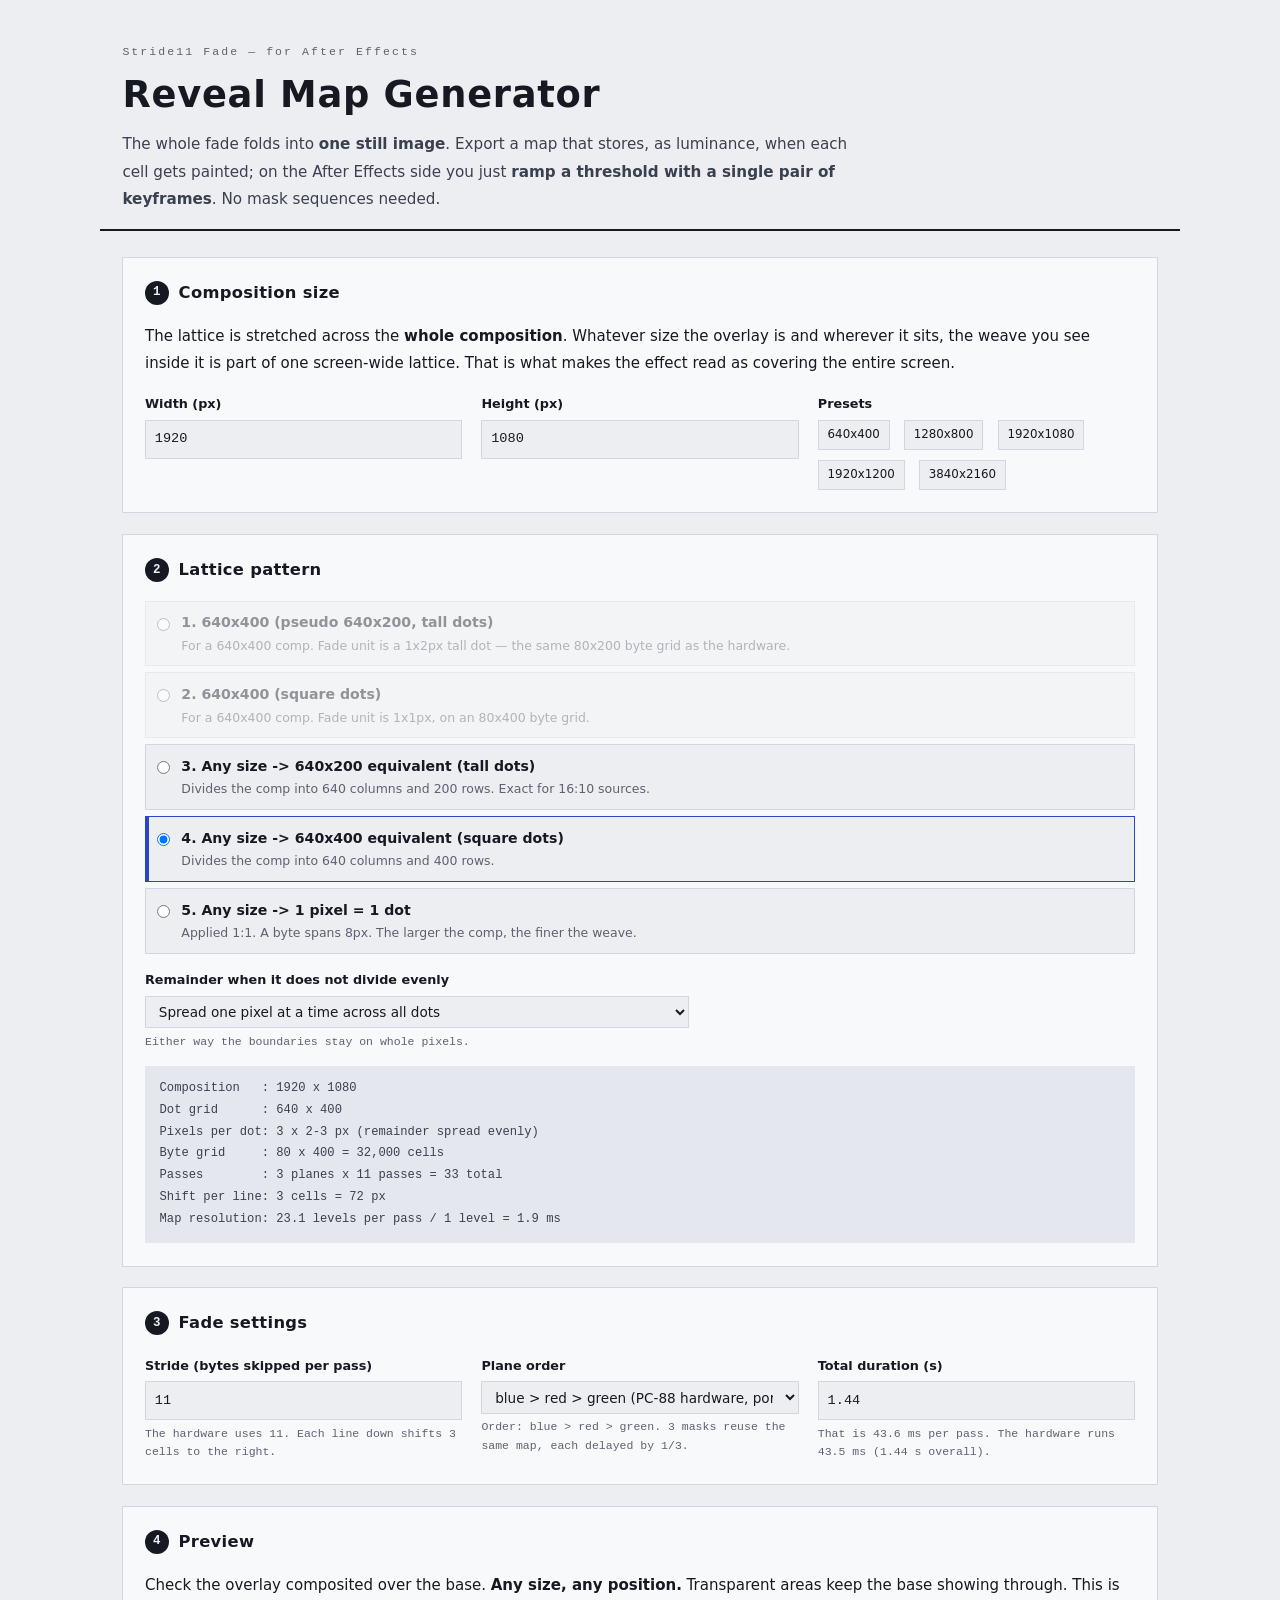
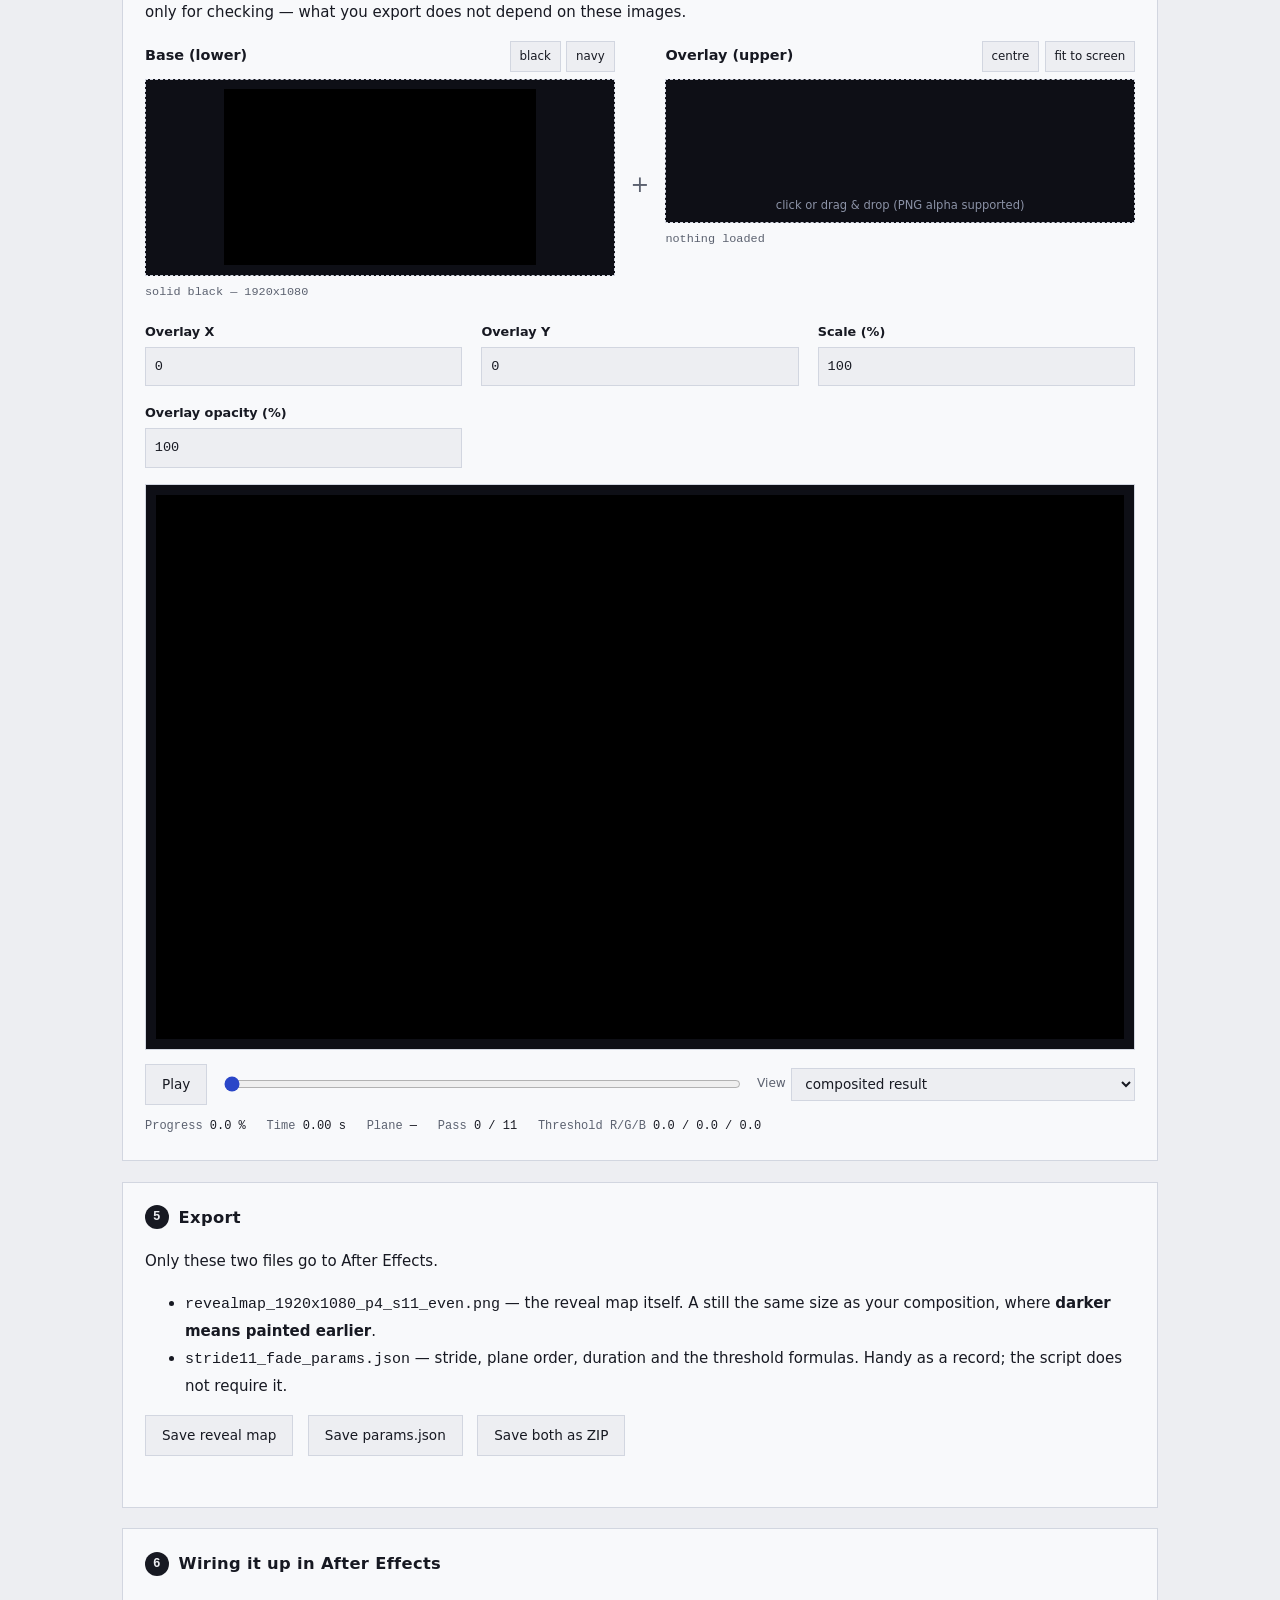
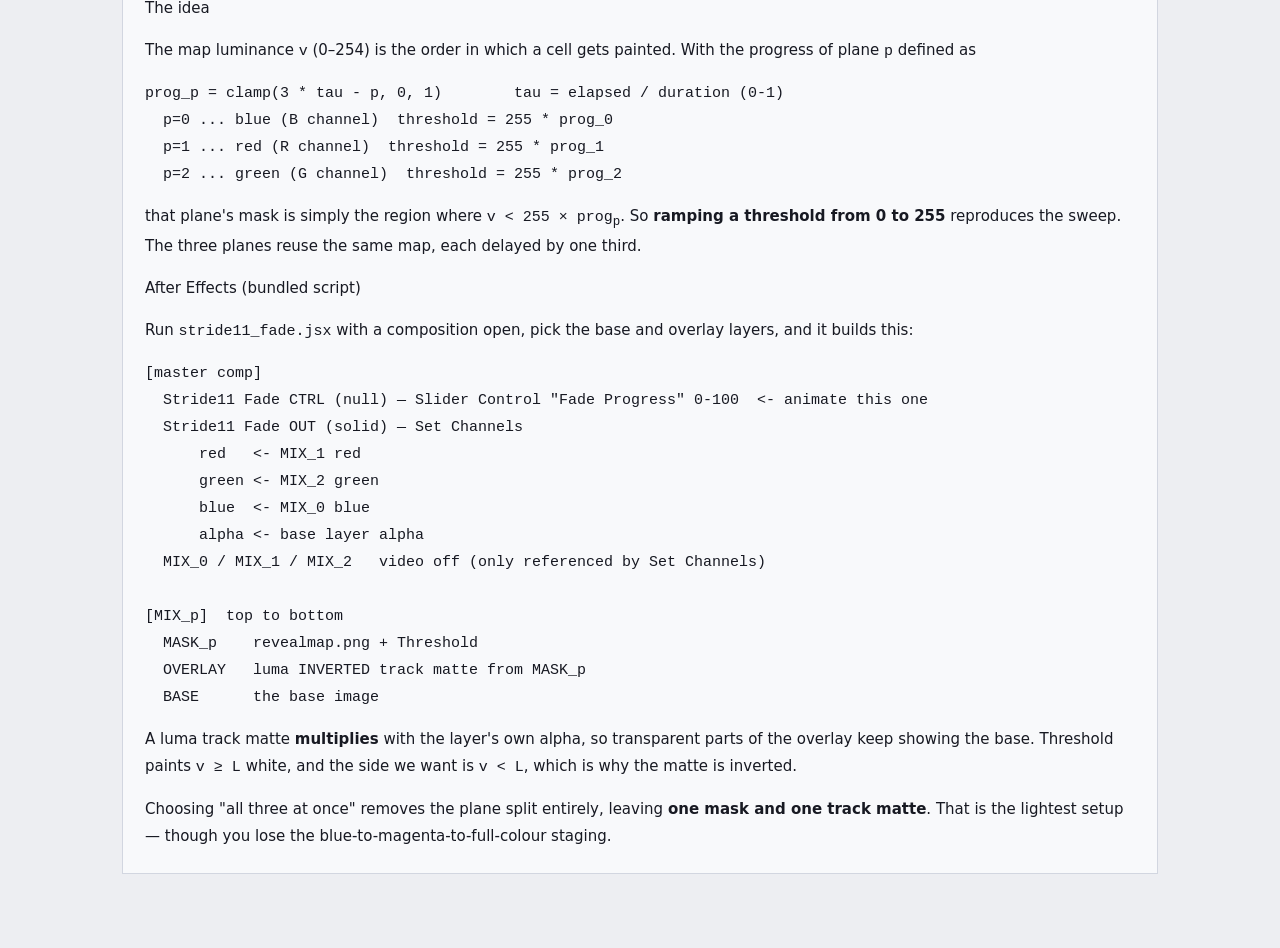
<file: tools/ae-en/index.html>
<!DOCTYPE html>
<html lang="en">
<head>
<meta charset="utf-8">
<meta name="viewport" content="width=device-width,initial-scale=1">
<title>Reveal Map Generator — Stride11 Fade</title>
<link rel="stylesheet" href="style.css">
</head>
<body>

<header class="mast">
  <div class="kicker">Stride11 Fade — for After Effects</div>
  <h1>Reveal Map Generator</h1>
  <p class="dek">The whole fade folds into <b>one still image</b>. Export a map that stores, as luminance, when each cell gets painted; on the After Effects side you just <b>ramp a threshold with a single pair of keyframes</b>. No mask sequences needed.</p>
</header>

<main>

<!-- ============ 1. composition ============ -->
<section class="card">
  <h2><span class="step">1</span>Composition size</h2>
  <p class="lead">The lattice is stretched across the <strong>whole composition</strong>. Whatever size the overlay is and wherever it sits, the weave you see inside it is part of one screen-wide lattice. That is what makes the effect read as covering the entire screen.</p>
  <div class="grid-opts">
    <label class="field"><span>Width (px)</span><input type="number" id="compW" value="1920" min="8" max="16384" step="1"></label>
    <label class="field"><span>Height (px)</span><input type="number" id="compH" value="1080" min="1" max="16384" step="1"></label>
    <div class="field">
      <span>Presets</span>
      <div class="ctl" style="margin:0">
        <button type="button" class="mini" data-comp="640,400">640x400</button>
        <button type="button" class="mini" data-comp="1280,800">1280x800</button>
        <button type="button" class="mini" data-comp="1920,1080">1920x1080</button>
        <button type="button" class="mini" data-comp="1920,1200">1920x1200</button>
        <button type="button" class="mini" data-comp="3840,2160">3840x2160</button>
      </div>
    </div>
  </div>
</section>

<!-- ============ 2. pattern ============ -->
<section class="card">
  <h2><span class="step">2</span>Lattice pattern</h2>
  <div class="patterns" id="patterns"></div>
  <label class="field inline" id="remModeWrap" hidden>
    <span>Remainder when it does not divide evenly</span>
    <select id="remMode">
      <option value="even" selected>Spread one pixel at a time across all dots</option>
      <option value="edge">Absorbed by the right / bottom dots</option>
    </select>
    <em>Either way the boundaries stay on whole pixels.</em>
  </label>
  <div class="geo" id="geo">—</div>
</section>

<!-- ============ 3. fade settings ============ -->
<section class="card">
  <h2><span class="step">3</span>Fade settings</h2>
  <div class="grid-opts">
    <label class="field">
      <span>Stride (bytes skipped per pass)</span>
      <input type="number" id="stride" value="11" min="1" max="255" step="1">
      <em id="strideHint"></em>
    </label>
    <label class="field">
      <span>Plane order</span>
      <select id="planeOrder">
        <option value="brg" selected>blue &gt; red &gt; green (PC-88 hardware, ports 5CH/5DH/5EH)</option>
        <option value="grb">green &gt; red &gt; blue (reversed)</option>
        <option value="rgb">red &gt; green &gt; blue</option>
        <option value="all">all three at once (one mask is enough)</option>
      </select>
      <em id="planeHint"></em>
    </label>
    <label class="field">
      <span>Total duration (s)</span>
      <input type="number" id="dur" value="1.44" min="0.05" max="60" step="0.01">
      <em id="durHint"></em>
    </label>
  </div>
</section>

<!-- ============ 4. preview ============ -->
<section class="card">
  <h2><span class="step">4</span>Preview</h2>
  <p class="lead">Check the overlay composited over the base. <strong>Any size, any position.</strong> Transparent areas keep the base showing through. This is only for checking — what you export does not depend on these images.</p>

  <div class="slots">
    <div class="slot">
      <div class="slot-head">
        <span class="slot-title">Base (lower)</span>
        <div class="slot-btns">
          <button type="button" data-fill="A" data-color="#000000" class="mini">black</button>
          <button type="button" data-fill="A" data-color="#203050" class="mini">navy</button>
        </div>
      </div>
      <label class="drop" for="fileA" id="dropA">
        <canvas class="thumb" id="thumbA" width="16" height="10"></canvas>
        <span class="drop-hint">click or drag &amp; drop</span>
      </label>
      <input type="file" id="fileA" accept="image/*" hidden>
      <div class="slot-meta" id="metaA">nothing loaded</div>
    </div>

    <div class="arrow" aria-hidden="true">+</div>

    <div class="slot">
      <div class="slot-head">
        <span class="slot-title">Overlay (upper)</span>
        <div class="slot-btns">
          <button type="button" id="btnCenter" class="mini">centre</button>
          <button type="button" id="btnFit" class="mini">fit to screen</button>
        </div>
      </div>
      <label class="drop" for="fileB" id="dropB">
        <canvas class="thumb" id="thumbB" width="16" height="10"></canvas>
        <span class="drop-hint">click or drag &amp; drop (PNG alpha supported)</span>
      </label>
      <input type="file" id="fileB" accept="image/*" hidden>
      <div class="slot-meta" id="metaB">nothing loaded</div>
    </div>
  </div>

  <div class="grid-opts" style="margin-top:1rem">
    <label class="field"><span>Overlay X</span><input type="number" id="ovlX" value="0" step="1"></label>
    <label class="field"><span>Overlay Y</span><input type="number" id="ovlY" value="0" step="1"></label>
    <label class="field"><span>Scale (%)</span><input type="number" id="ovlS" value="100" min="1" max="1600" step="1"></label>
    <label class="field"><span>Overlay opacity (%)</span><input type="number" id="ovlA" value="100" min="0" max="100" step="1"></label>
  </div>

  <div class="screen" style="margin-top:1rem"><canvas id="preview" width="1920" height="1080"></canvas></div>
  <div class="ctl">
    <button type="button" id="btnPlay">Play</button>
    <input type="range" id="scrub" min="0" max="1000" value="0" step="1" aria-label="progress">
    <label class="lab">View
      <select id="view">
        <option value="comp">composited result</option>
        <option value="map">reveal map</option>
        <option value="mask">current mask (RGB = red/green/blue planes)</option>
      </select>
    </label>
  </div>
  <div class="readout">
    <span>Progress <b id="roProg">0.0 %</b></span>
    <span>Time <b id="roTime">0.00 s</b></span>
    <span>Plane <b id="roPlane">—</b></span>
    <span>Pass <b id="roPass">—</b></span>
    <span>Threshold R/G/B <b id="roThr">—</b></span>
  </div>
</section>

<!-- ============ 5. export ============ -->
<section class="card">
  <h2><span class="step">5</span>Export</h2>
  <p class="lead">Only these two files go to After Effects.</p>
  <ul class="k-list">
    <li><code id="mapName">revealmap.png</code> — the reveal map itself. A still the same size as your composition, where <b>darker means painted earlier</b>.</li>
    <li><code>stride11_fade_params.json</code> — stride, plane order, duration and the threshold formulas. Handy as a record; the script does not require it.</li>
  </ul>
  <div class="ctl export">
    <button type="button" id="btnMap">Save reveal map</button>
    <button type="button" id="btnParams">Save params.json</button>
    <button type="button" id="btnBoth">Save both as ZIP</button>
  </div>
  <p class="msg" id="msgExport"></p>
</section>

<!-- ============ 6. how to wire it up ============ -->
<section class="card">
  <h2><span class="step">6</span>Wiring it up in After Effects</h2>

  <div class="h3">The idea</div>
  <p>The map luminance <code>v</code> (0–254) is the order in which a cell gets painted. With the progress of plane <code>p</code> defined as</p>
  <pre class="mono" id="formula"></pre>
  <p>that plane's mask is simply the region where <code>v &lt; 255 × prog<sub>p</sub></code>. So <strong>ramping a threshold from 0 to 255</strong> reproduces the sweep. The three planes reuse the same map, each delayed by one third.</p>

  <div class="h3">After Effects (bundled script)</div>
  <p>Run <code>stride11_fade.jsx</code> with a composition open, pick the base and overlay layers, and it builds this:</p>
  <pre class="mono">[master comp]
  Stride11 Fade CTRL (null) — Slider Control "Fade Progress" 0-100  <- animate this one
  Stride11 Fade OUT (solid) — Set Channels
      red   &lt;- MIX_1 red
      green &lt;- MIX_2 green
      blue  &lt;- MIX_0 blue
      alpha &lt;- base layer alpha
  MIX_0 / MIX_1 / MIX_2   video off (only referenced by Set Channels)

[MIX_p]  top to bottom
  MASK_p    revealmap.png + Threshold
  OVERLAY   luma INVERTED track matte from MASK_p
  BASE      the base image</pre>
  <p>A luma track matte <strong>multiplies</strong> with the layer's own alpha, so transparent parts of the overlay keep showing the base. Threshold paints <code>v &ge; L</code> white, and the side we want is <code>v &lt; L</code>, which is why the matte is inverted.</p>

  <div class="note">Choosing "all three at once" removes the plane split entirely, leaving <strong>one mask and one track matte</strong>. That is the lightest setup — though you lose the blue-to-magenta-to-full-colour staging.</div>
</section>

</main>
<script src="app.js"></script>
</body>
</html>
</file>
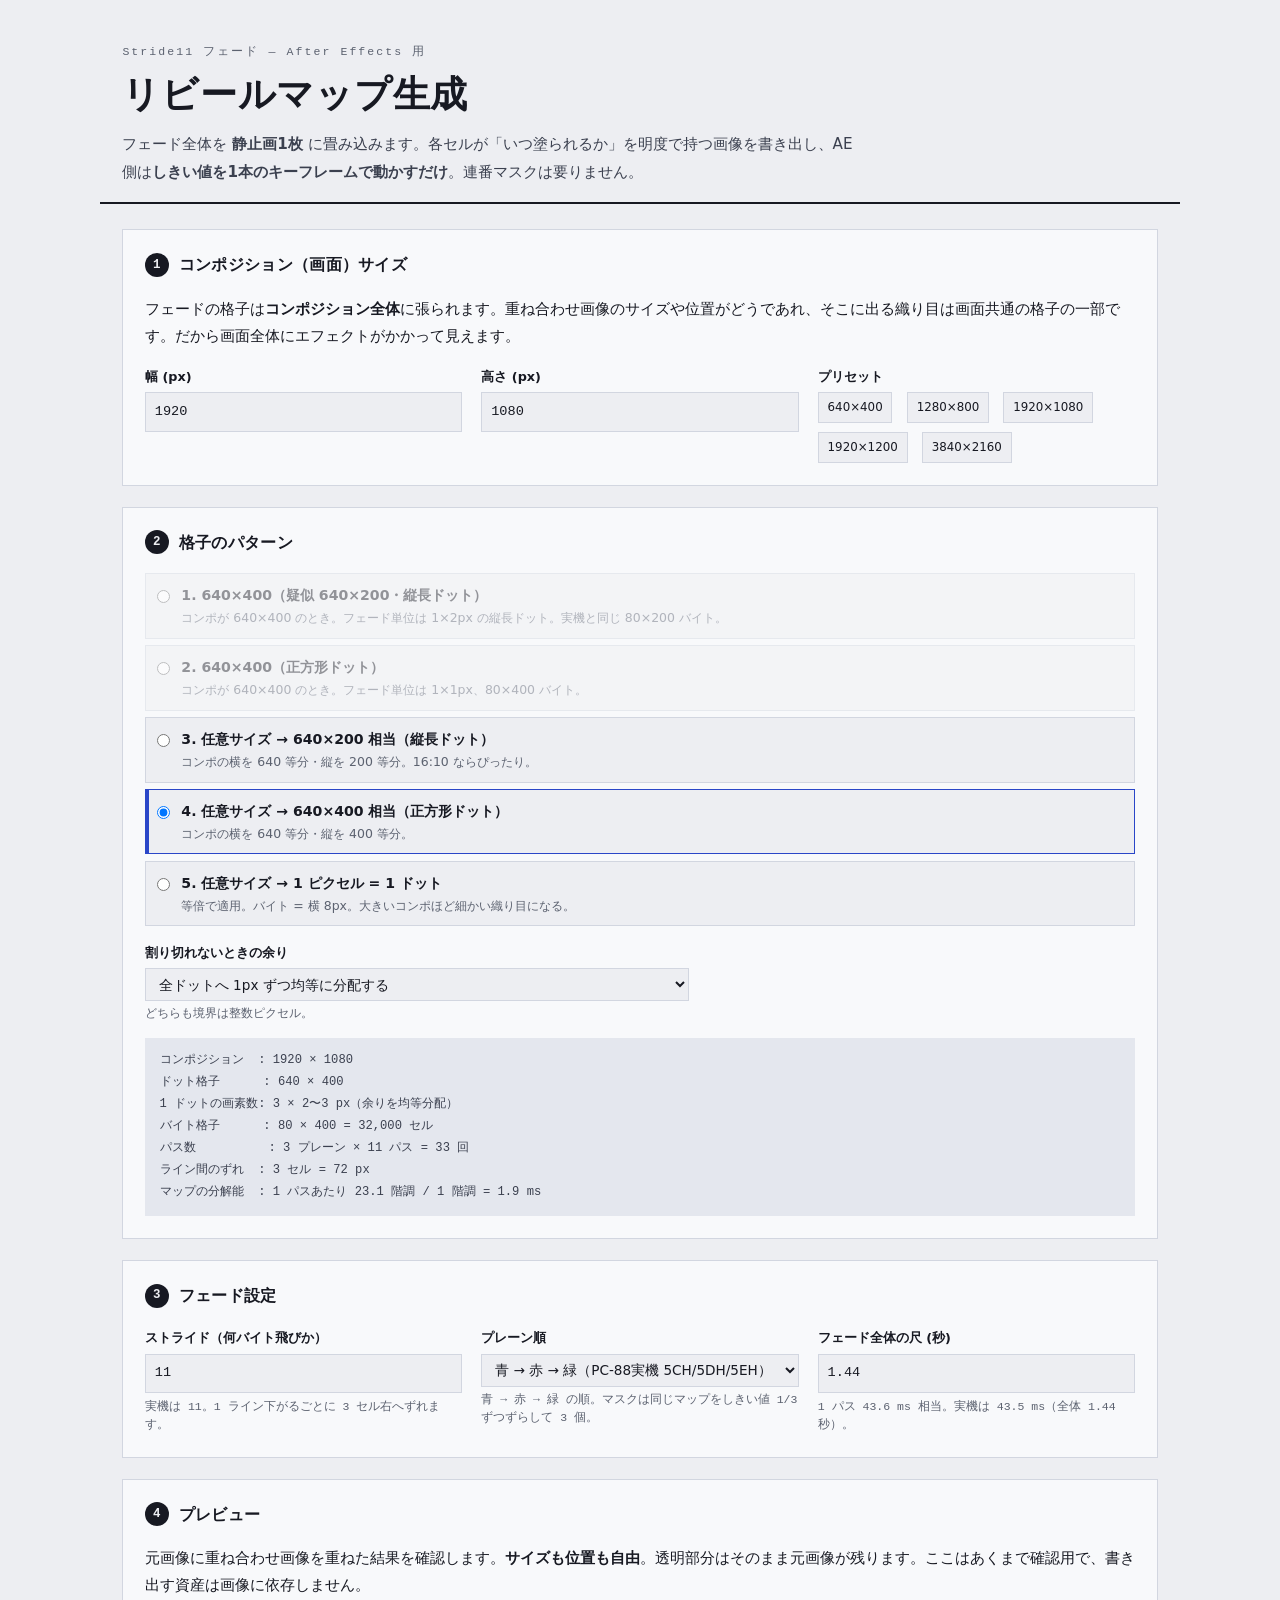
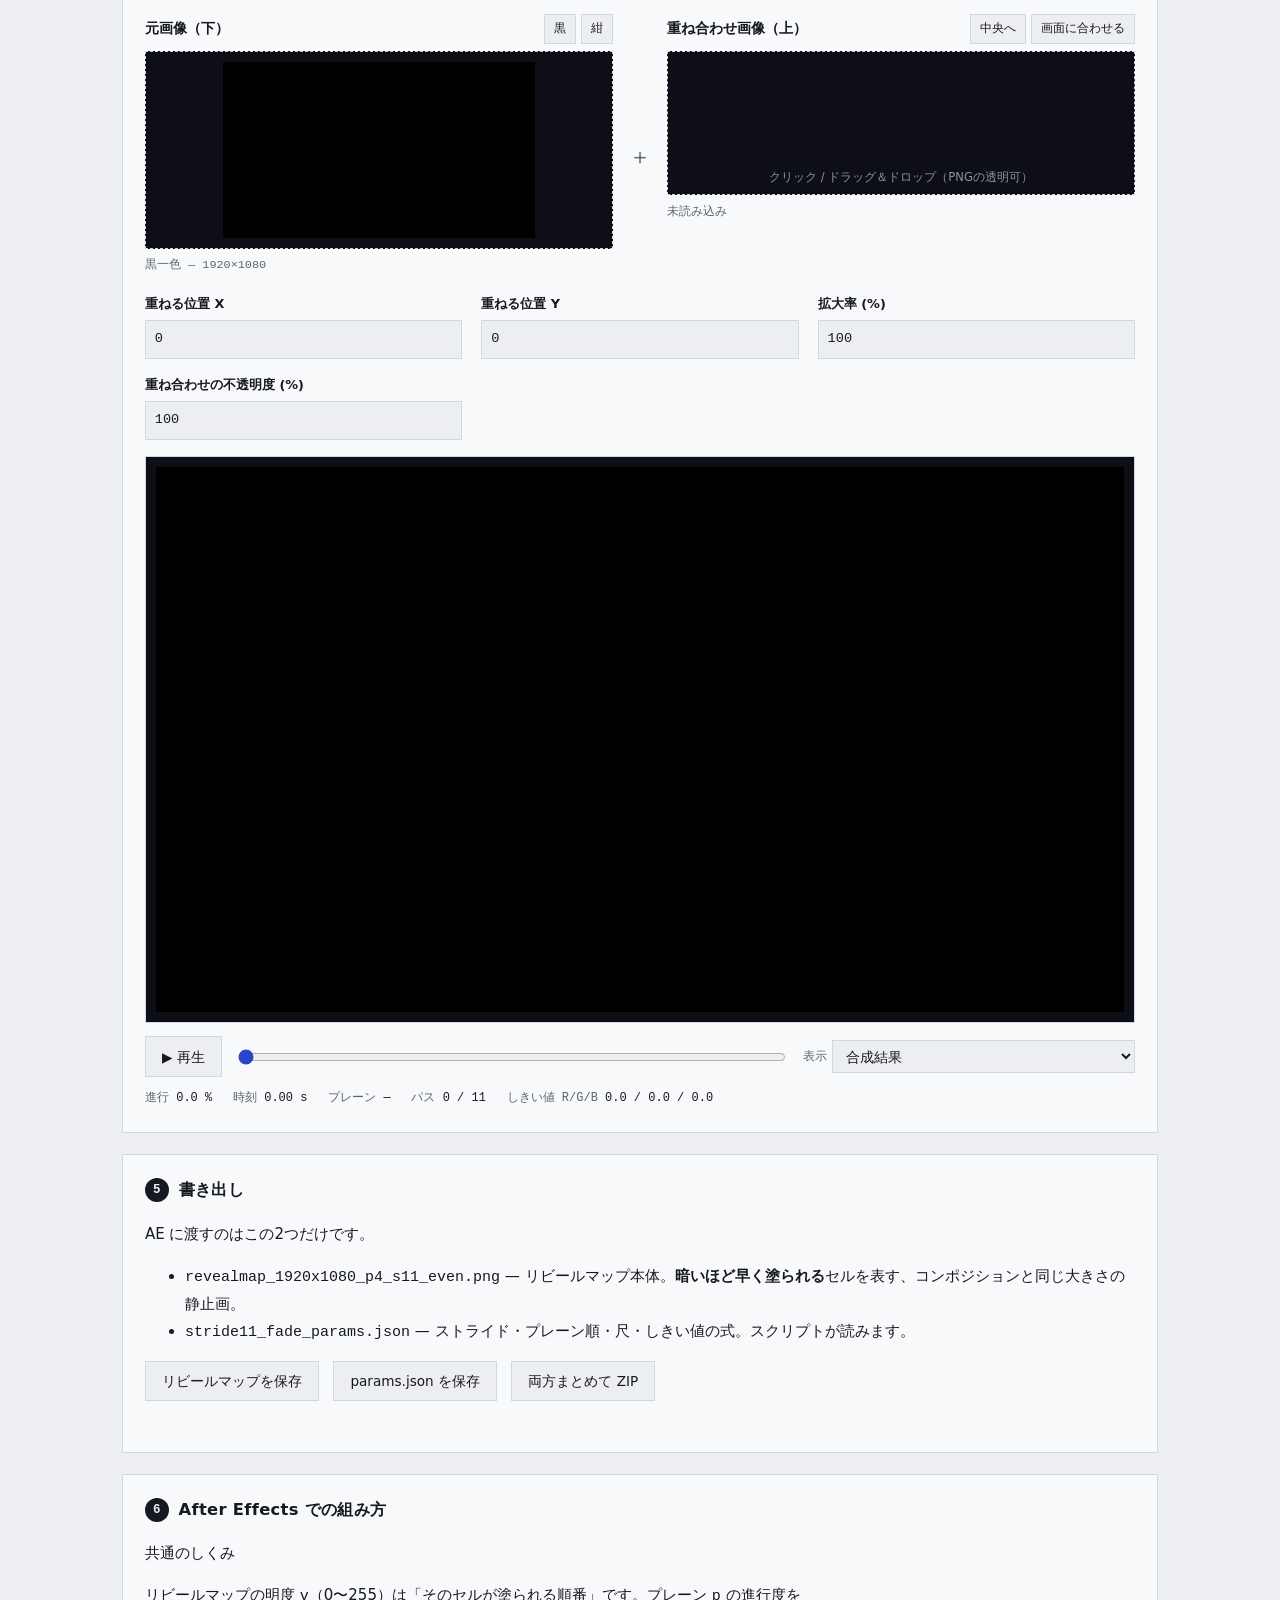
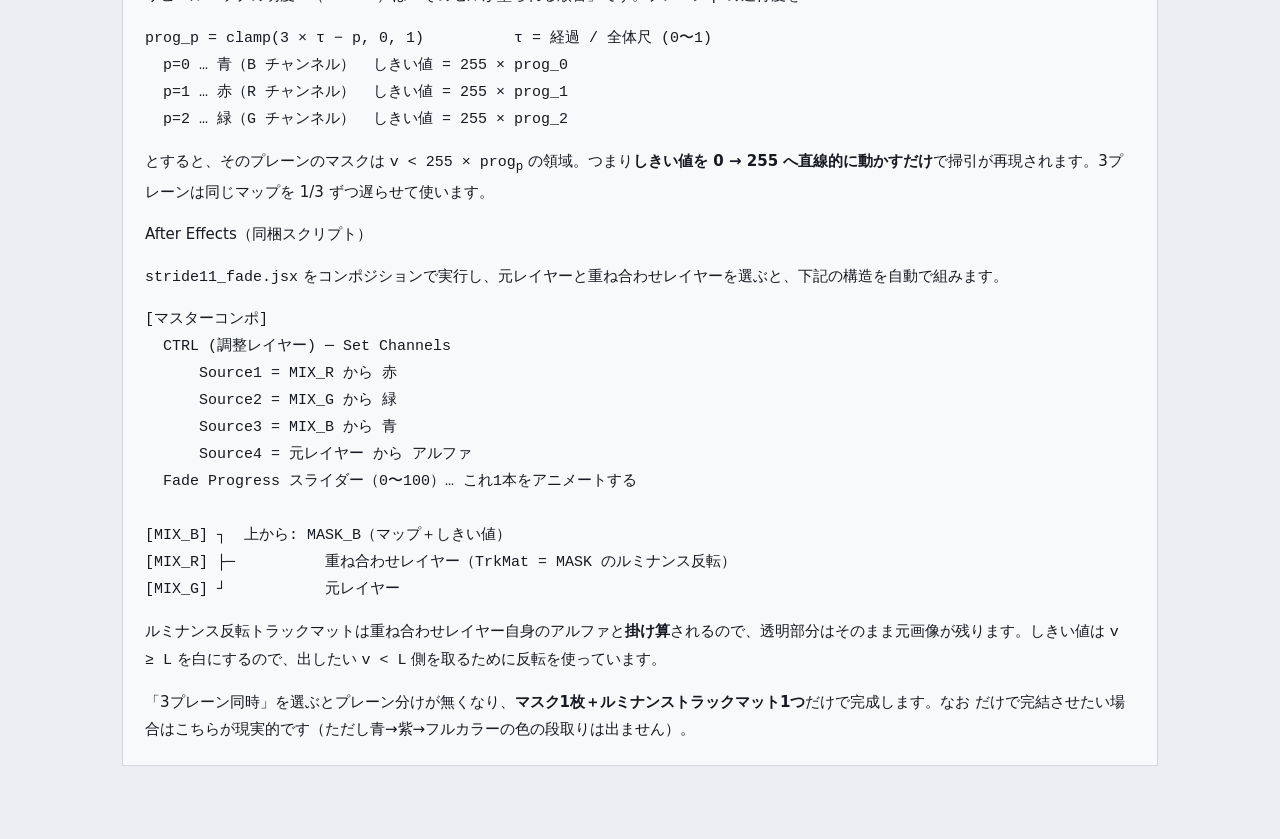
<file: tools/ae/index.html>
<!DOCTYPE html>
<html lang="ja">
<head>
<meta charset="utf-8">
<meta name="viewport" content="width=device-width,initial-scale=1">
<title>リビールマップ生成 — Stride11 フェード</title>
<link rel="stylesheet" href="style.css">
</head>
<body>

<header class="mast">
  <div class="kicker">Stride11 フェード — After Effects 用</div>
  <h1>リビールマップ生成</h1>
  <p class="dek">フェード全体を <b>静止画1枚</b> に畳み込みます。各セルが「いつ塗られるか」を明度で持つ画像を書き出し、AE 側は<b>しきい値を1本のキーフレームで動かすだけ</b>。連番マスクは要りません。</p>
</header>

<main>

<!-- ============ 1. コンポジション ============ -->
<section class="card">
  <h2><span class="step">1</span>コンポジション（画面）サイズ</h2>
  <p class="lead">フェードの格子は<strong>コンポジション全体</strong>に張られます。重ね合わせ画像のサイズや位置がどうであれ、そこに出る織り目は画面共通の格子の一部です。だから画面全体にエフェクトがかかって見えます。</p>
  <div class="grid-opts">
    <label class="field"><span>幅 (px)</span><input type="number" id="compW" value="1920" min="8" max="16384" step="1"></label>
    <label class="field"><span>高さ (px)</span><input type="number" id="compH" value="1080" min="1" max="16384" step="1"></label>
    <div class="field">
      <span>プリセット</span>
      <div class="ctl" style="margin:0">
        <button type="button" class="mini" data-comp="640,400">640×400</button>
        <button type="button" class="mini" data-comp="1280,800">1280×800</button>
        <button type="button" class="mini" data-comp="1920,1080">1920×1080</button>
        <button type="button" class="mini" data-comp="1920,1200">1920×1200</button>
        <button type="button" class="mini" data-comp="3840,2160">3840×2160</button>
      </div>
    </div>
  </div>
</section>

<!-- ============ 2. パターン ============ -->
<section class="card">
  <h2><span class="step">2</span>格子のパターン</h2>
  <div class="patterns" id="patterns"></div>
  <label class="field inline" id="remModeWrap" hidden>
    <span>割り切れないときの余り</span>
    <select id="remMode">
      <option value="even" selected>全ドットへ 1px ずつ均等に分配する</option>
      <option value="edge">右端・下端のドットが吸収する</option>
    </select>
    <em>どちらも境界は整数ピクセル。</em>
  </label>
  <div class="geo" id="geo">—</div>
</section>

<!-- ============ 3. フェード設定 ============ -->
<section class="card">
  <h2><span class="step">3</span>フェード設定</h2>
  <div class="grid-opts">
    <label class="field">
      <span>ストライド（何バイト飛びか）</span>
      <input type="number" id="stride" value="11" min="1" max="255" step="1">
      <em id="strideHint"></em>
    </label>
    <label class="field">
      <span>プレーン順</span>
      <select id="planeOrder">
        <option value="brg" selected>青 → 赤 → 緑（PC-88実機 5CH/5DH/5EH）</option>
        <option value="grb">緑 → 赤 → 青（逆順）</option>
        <option value="rgb">赤 → 緑 → 青</option>
        <option value="all">3プレーン同時（マスク1枚だけで済む）</option>
      </select>
      <em id="planeHint"></em>
    </label>
    <label class="field">
      <span>フェード全体の尺 (秒)</span>
      <input type="number" id="dur" value="1.44" min="0.05" max="60" step="0.01">
      <em id="durHint"></em>
    </label>
  </div>
</section>

<!-- ============ 4. プレビュー ============ -->
<section class="card">
  <h2><span class="step">4</span>プレビュー</h2>
  <p class="lead">元画像に重ね合わせ画像を重ねた結果を確認します。<strong>サイズも位置も自由</strong>。透明部分はそのまま元画像が残ります。ここはあくまで確認用で、書き出す資産は画像に依存しません。</p>

  <div class="slots">
    <div class="slot">
      <div class="slot-head">
        <span class="slot-title">元画像（下）</span>
        <div class="slot-btns">
          <button type="button" data-fill="A" data-color="#000000" class="mini">黒</button>
          <button type="button" data-fill="A" data-color="#203050" class="mini">紺</button>
        </div>
      </div>
      <label class="drop" for="fileA" id="dropA">
        <canvas class="thumb" id="thumbA" width="16" height="10"></canvas>
        <span class="drop-hint">クリック / ドラッグ＆ドロップ</span>
      </label>
      <input type="file" id="fileA" accept="image/*" hidden>
      <div class="slot-meta" id="metaA">未読み込み</div>
    </div>

    <div class="arrow" aria-hidden="true">＋</div>

    <div class="slot">
      <div class="slot-head">
        <span class="slot-title">重ね合わせ画像（上）</span>
        <div class="slot-btns">
          <button type="button" id="btnCenter" class="mini">中央へ</button>
          <button type="button" id="btnFit" class="mini">画面に合わせる</button>
        </div>
      </div>
      <label class="drop" for="fileB" id="dropB">
        <canvas class="thumb" id="thumbB" width="16" height="10"></canvas>
        <span class="drop-hint">クリック / ドラッグ＆ドロップ（PNGの透明可）</span>
      </label>
      <input type="file" id="fileB" accept="image/*" hidden>
      <div class="slot-meta" id="metaB">未読み込み</div>
    </div>
  </div>

  <div class="grid-opts" style="margin-top:1rem">
    <label class="field"><span>重ねる位置 X</span><input type="number" id="ovlX" value="0" step="1"></label>
    <label class="field"><span>重ねる位置 Y</span><input type="number" id="ovlY" value="0" step="1"></label>
    <label class="field"><span>拡大率 (%)</span><input type="number" id="ovlS" value="100" min="1" max="1600" step="1"></label>
    <label class="field"><span>重ね合わせの不透明度 (%)</span><input type="number" id="ovlA" value="100" min="0" max="100" step="1"></label>
  </div>

  <div class="screen" style="margin-top:1rem"><canvas id="preview" width="1920" height="1080"></canvas></div>
  <div class="ctl">
    <button type="button" id="btnPlay">▶ 再生</button>
    <input type="range" id="scrub" min="0" max="1000" value="0" step="1" aria-label="進行">
    <label class="lab">表示
      <select id="view">
        <option value="comp">合成結果</option>
        <option value="map">リビールマップ</option>
        <option value="mask">現在のマスク（RGB＝赤/緑/青プレーン）</option>
      </select>
    </label>
  </div>
  <div class="readout">
    <span>進行 <b id="roProg">0.0 %</b></span>
    <span>時刻 <b id="roTime">0.00 s</b></span>
    <span>プレーン <b id="roPlane">—</b></span>
    <span>パス <b id="roPass">—</b></span>
    <span>しきい値 R/G/B <b id="roThr">—</b></span>
  </div>
</section>

<!-- ============ 5. 書き出し ============ -->
<section class="card">
  <h2><span class="step">5</span>書き出し</h2>
  <p class="lead">AE に渡すのはこの2つだけです。</p>
  <ul class="k-list">
    <li><code id="mapName">revealmap.png</code> — リビールマップ本体。<b>暗いほど早く塗られる</b>セルを表す、コンポジションと同じ大きさの静止画。</li>
    <li><code>stride11_fade_params.json</code> — ストライド・プレーン順・尺・しきい値の式。スクリプトが読みます。</li>
  </ul>
  <div class="ctl export">
    <button type="button" id="btnMap">リビールマップを保存</button>
    <button type="button" id="btnParams">params.json を保存</button>
    <button type="button" id="btnBoth">両方まとめて ZIP</button>
  </div>
  <p class="msg" id="msgExport"></p>
</section>

<!-- ============ 6. 使い方 ============ -->
<section class="card">
  <h2><span class="step">6</span>After Effects での組み方</h2>

  <div class="h3">共通のしくみ</div>
  <p>リビールマップの明度 <code>v</code>（0〜255）は「そのセルが塗られる順番」です。プレーン <code>p</code> の進行度を</p>
  <pre class="mono" id="formula"></pre>
  <p>とすると、そのプレーンのマスクは <code>v &lt; 255 × prog<sub>p</sub></code> の領域。つまり<strong>しきい値を 0 → 255 へ直線的に動かすだけ</strong>で掃引が再現されます。3プレーンは同じマップを 1/3 ずつ遅らせて使います。</p>

  <div class="h3">After Effects（同梱スクリプト）</div>
  <p><code>stride11_fade.jsx</code> をコンポジションで実行し、元レイヤーと重ね合わせレイヤーを選ぶと、下記の構造を自動で組みます。</p>
  <pre class="mono">[マスターコンポ]
  CTRL (調整レイヤー) ─ Set Channels
      Source1 = MIX_R から 赤
      Source2 = MIX_G から 緑
      Source3 = MIX_B から 青
      Source4 = 元レイヤー から アルファ
  Fade Progress スライダー（0〜100）… これ1本をアニメートする

[MIX_B] ┐  上から: MASK_B（マップ＋しきい値）
[MIX_R] ├─          重ね合わせレイヤー（TrkMat = MASK のルミナンス反転）
[MIX_G] ┘           元レイヤー
</pre>
  <p>ルミナンス反転トラックマットは重ね合わせレイヤー自身のアルファと<strong>掛け算</strong>されるので、透明部分はそのまま元画像が残ります。しきい値は <code>v &ge; L</code> を白にするので、出したい <code>v &lt; L</code> 側を取るために反転を使っています。</p>

  <div class="note">「3プレーン同時」を選ぶとプレーン分けが無くなり、<strong>マスク1枚＋ルミナンストラックマット1つ</strong>だけで完成します。なお だけで完結させたい場合はこちらが現実的です（ただし青→紫→フルカラーの色の段取りは出ません）。</div>
</section>

</main>
<script src="app.js"></script>
</body>
</html>
</file>
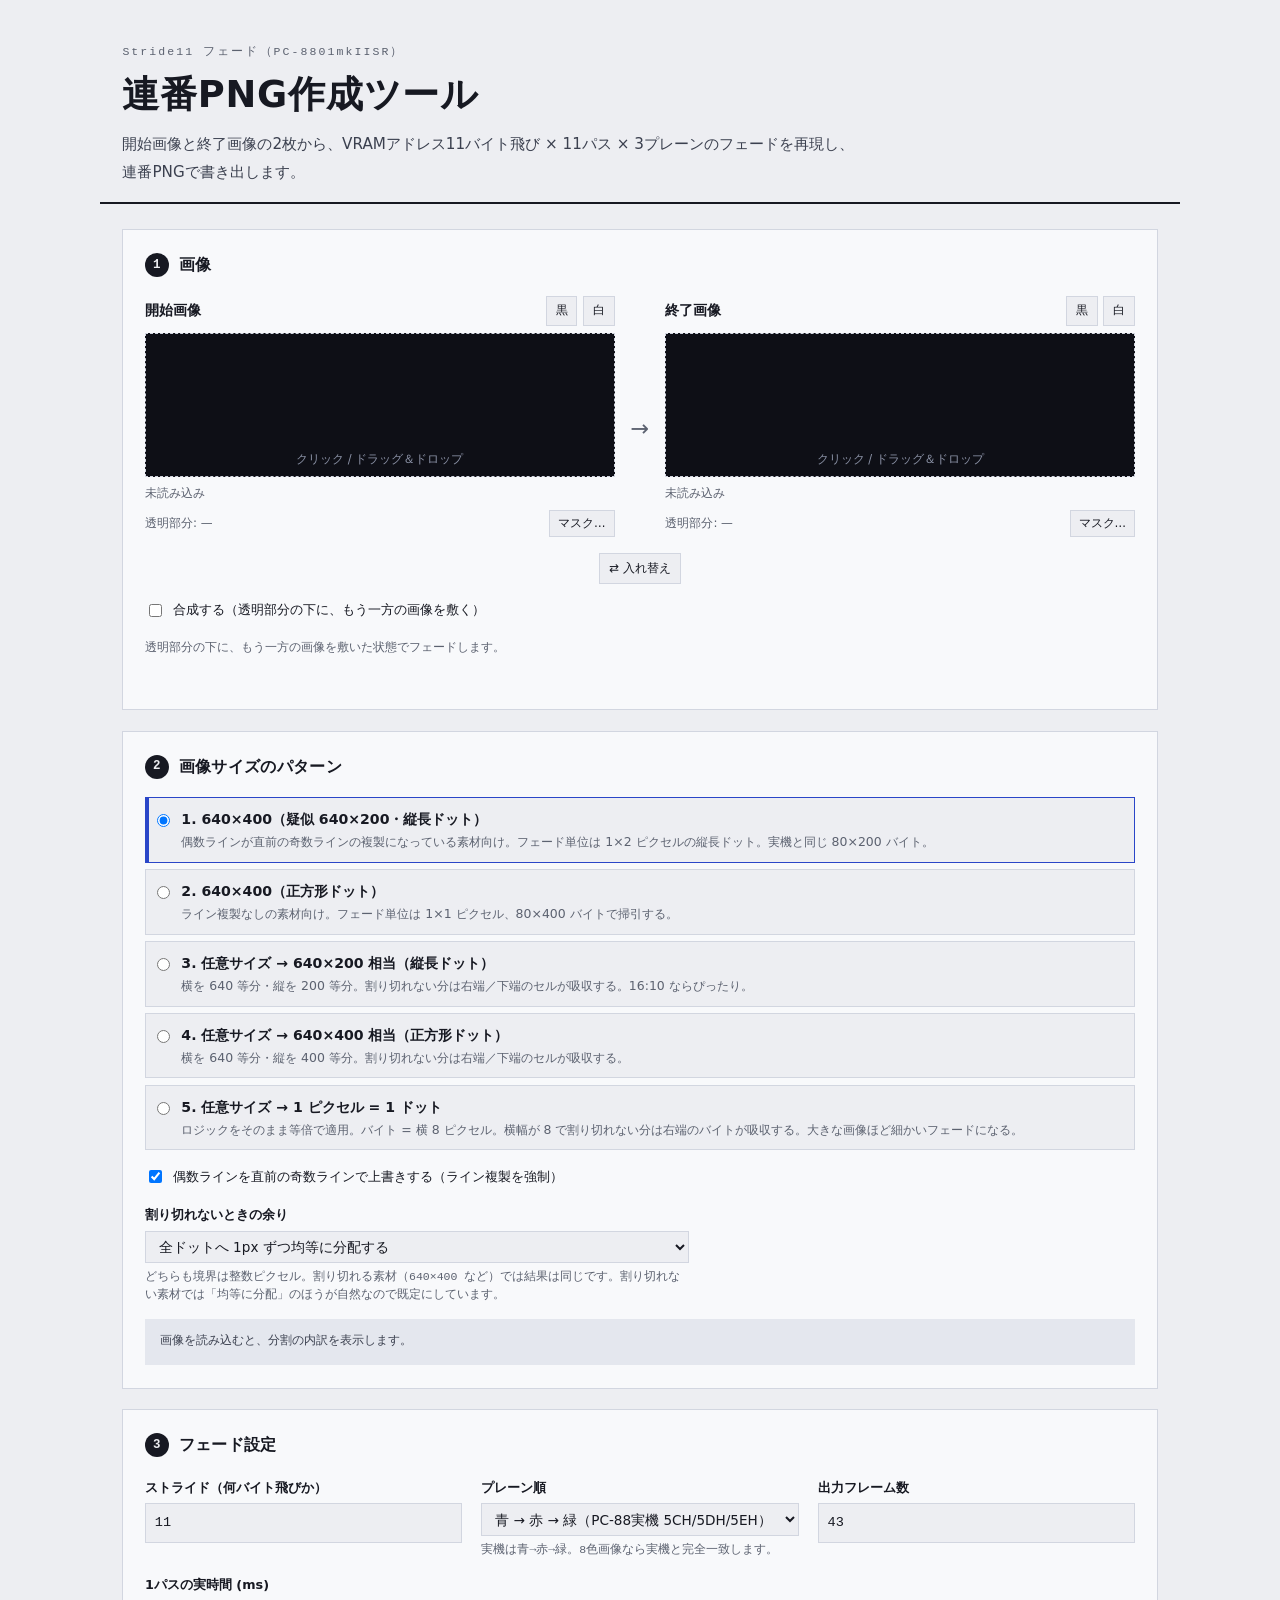
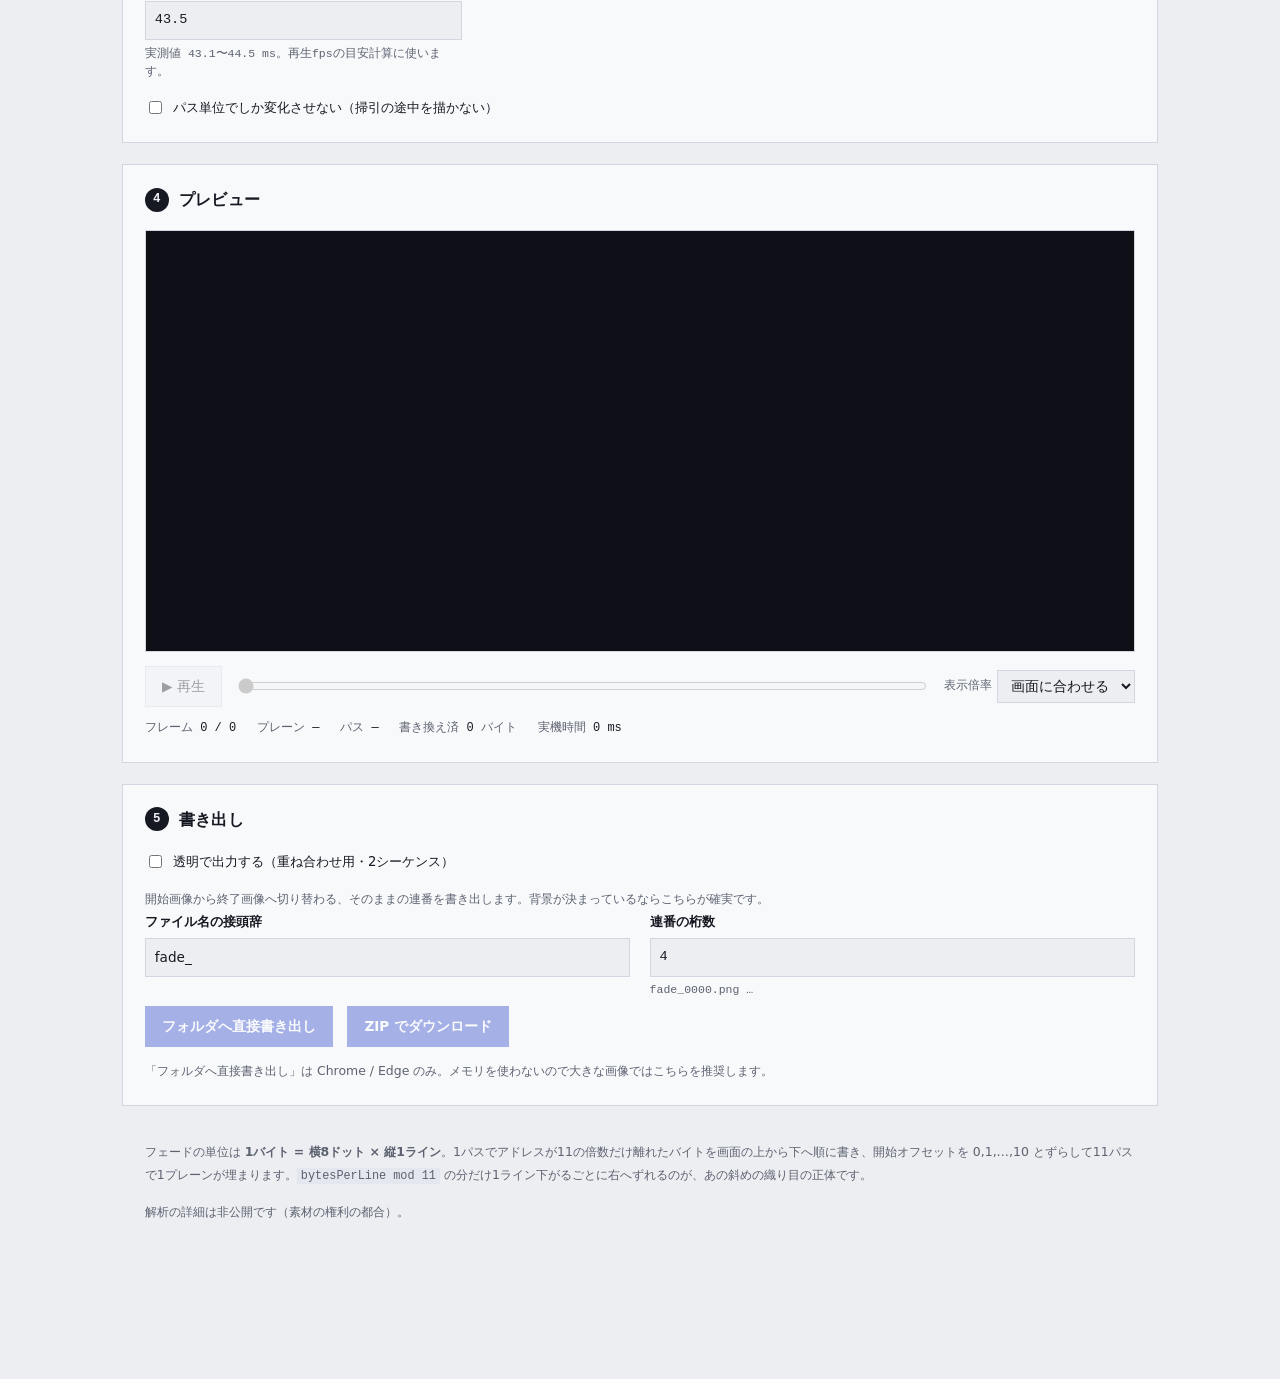
<file: tools/png-sequence/index.html>
<!DOCTYPE html>
<html lang="ja">
<head>
<meta charset="utf-8">
<meta name="viewport" content="width=device-width,initial-scale=1">
<title>連番PNG作成ツール — Stride11 フェード</title>
<link rel="stylesheet" href="style.css">
</head>
<body>

<header class="mast">
  <div class="kicker">Stride11 フェード（PC-8801mkIISR）</div>
  <h1>連番PNG作成ツール</h1>
  <p class="dek">開始画像と終了画像の2枚から、VRAMアドレス11バイト飛び × 11パス × 3プレーンのフェードを再現し、連番PNGで書き出します。</p>
</header>

<main>

<!-- ================= 1. 画像 ================= -->
<section class="card">
  <h2><span class="step">1</span>画像</h2>
  <div class="slots">
    <div class="slot" id="slotA">
      <div class="slot-head">
        <span class="slot-title" id="slotTitleA">開始画像</span>
        <div class="slot-btns">
          <button type="button" data-fill="A" data-color="#000000" class="mini">黒</button>
          <button type="button" data-fill="A" data-color="#ffffff" class="mini">白</button>
        </div>
      </div>
      <label class="drop" for="fileA" id="dropA">
        <canvas class="thumb" id="thumbA" width="16" height="10"></canvas>
        <span class="drop-hint">クリック / ドラッグ＆ドロップ</span>
      </label>
      <input type="file" id="fileA" accept="image/*" hidden>
      <div class="slot-meta" id="metaA">未読み込み</div>
      <div class="alpha-row">
        <span class="alpha-state" id="alphaStateA">透明部分: —</span>
        <button type="button" class="mini" id="btnMaskA">マスク…</button>
        <button type="button" class="mini" id="btnMaskClearA" hidden>✕</button>
        <input type="file" id="fileMaskA" accept="image/*" hidden>
      </div>
    </div>

    <div class="arrow" aria-hidden="true">→</div>

    <div class="slot" id="slotB">
      <div class="slot-head">
        <span class="slot-title">終了画像</span>
        <div class="slot-btns">
          <button type="button" data-fill="B" data-color="#000000" class="mini">黒</button>
          <button type="button" data-fill="B" data-color="#ffffff" class="mini">白</button>
        </div>
      </div>
      <label class="drop" for="fileB" id="dropB">
        <canvas class="thumb" id="thumbB" width="16" height="10"></canvas>
        <span class="drop-hint">クリック / ドラッグ＆ドロップ</span>
      </label>
      <input type="file" id="fileB" accept="image/*" hidden>
      <div class="slot-meta" id="metaB">未読み込み</div>
      <div class="alpha-row">
        <span class="alpha-state" id="alphaStateB">透明部分: —</span>
        <button type="button" class="mini" id="btnMaskB">マスク…</button>
        <button type="button" class="mini" id="btnMaskClearB" hidden>✕</button>
        <input type="file" id="fileMaskB" accept="image/*" hidden>
      </div>
    </div>

    <div class="swap">
      <button type="button" id="btnSwap" class="mini">⇄ 入れ替え</button>
    </div>
  </div>

  <label class="check">
    <input type="checkbox" id="composite">
    合成する（透明部分の下に、もう一方の画像を敷く）
  </label>
  <p class="msg" id="msgComposite"></p>

  <p class="msg" id="msgImages"></p>
</section>

<!-- ================= 2. パターン ================= -->
<section class="card">
  <h2><span class="step">2</span>画像サイズのパターン</h2>
  <div class="patterns" id="patterns"></div>
  <label class="check" id="dupLineWrap" hidden>
    <input type="checkbox" id="dupLine" checked>
    偶数ラインを直前の奇数ラインで上書きする（ライン複製を強制）
  </label>
  <label class="field inline" id="remModeWrap">
    <span>割り切れないときの余り</span>
    <select id="remMode">
      <option value="even" selected>全ドットへ 1px ずつ均等に分配する</option>
      <option value="edge">右端・下端のドットが吸収する</option>
    </select>
    <em>どちらも境界は整数ピクセル。割り切れる素材（640×400 など）では結果は同じです。割り切れない素材では「均等に分配」のほうが自然なので既定にしています。</em>
  </label>
  <div class="geo" id="geo">画像を読み込むと、分割の内訳を表示します。</div>
</section>

<!-- ================= 3. フェード設定 ================= -->
<section class="card">
  <h2><span class="step">3</span>フェード設定</h2>
  <div class="grid-opts">
    <label class="field">
      <span>ストライド（何バイト飛びか）</span>
      <input type="number" id="stride" value="11" min="1" max="255" step="1">
      <em id="strideHint"></em>
    </label>
    <label class="field">
      <span>プレーン順</span>
      <select id="planeOrder">
        <option value="brg" selected>青 → 赤 → 緑（PC-88実機 5CH/5DH/5EH）</option>
        <option value="grb">緑 → 赤 → 青（逆順）</option>
        <option value="rgb">赤 → 緑 → 青</option>
        <option value="all">3プレーン同時（11パスで完了）</option>
      </select>
      <em>実機は青→赤→緑。8色画像なら実機と完全一致します。</em>
    </label>
    <label class="field">
      <span>出力フレーム数</span>
      <input type="number" id="frames" value="43" min="2" max="2000" step="1">
      <em id="framesHint"></em>
    </label>
    <label class="field">
      <span>1パスの実時間 (ms)</span>
      <input type="number" id="msPass" value="43.5" min="1" max="10000" step="0.1">
      <em>実測値 43.1〜44.5 ms。再生fpsの目安計算に使います。</em>
    </label>
  </div>
  <label class="check">
    <input type="checkbox" id="snapPass">
    パス単位でしか変化させない（掃引の途中を描かない）
  </label>
</section>

<!-- ================= 4. プレビュー ================= -->
<section class="card">
  <h2><span class="step">4</span>プレビュー</h2>
  <div class="screen"><canvas id="preview" width="640" height="400"></canvas></div>
  <div class="ctl">
    <button type="button" id="btnPlay" disabled>▶ 再生</button>
    <input type="range" id="scrub" min="0" max="1000" value="0" step="1" disabled aria-label="進行">
    <label class="lab">表示倍率
      <select id="zoom">
        <option value="0">画面に合わせる</option>
        <option value="1">100%</option>
        <option value="2">200%</option>
      </select>
    </label>
  </div>
  <div class="readout">
    <span>フレーム <b id="roFrame">0 / 0</b></span>
    <span>プレーン <b id="roPlane">—</b></span>
    <span>パス <b id="roPass">—</b></span>
    <span>書き換え済 <b id="roBytes">0</b> バイト</span>
    <span>実機時間 <b id="roMs">0 ms</b></span>
  </div>
</section>

<!-- ================= 5. 書き出し ================= -->
<section class="card">
  <h2><span class="step">5</span>書き出し</h2>
  <label class="check">
    <input type="checkbox" id="transparent">
    透明で出力する（重ね合わせ用・2シーケンス）
  </label>
  <p class="msg" id="msgTrans"></p>
  <div class="grid-opts">
    <label class="field">
      <span>ファイル名の接頭辞</span>
      <input type="text" id="prefix" value="fade_">
    </label>
    <label class="field">
      <span>連番の桁数</span>
      <input type="number" id="digits" value="4" min="1" max="8" step="1">
      <em id="nameHint">fade_0000.png …</em>
    </label>
  </div>
  <div class="ctl export">
    <button type="button" id="btnDir" disabled>フォルダへ直接書き出し</button>
    <button type="button" id="btnZip" disabled>ZIP でダウンロード</button>
    <button type="button" id="btnStop" hidden>中止</button>
  </div>
  <p class="msg" id="msgExport">「フォルダへ直接書き出し」は Chrome / Edge のみ。メモリを使わないので大きな画像ではこちらを推奨します。</p>
  <div class="progress" id="progWrap" hidden>
    <div class="bar"><div class="bar-in" id="progBar"></div></div>
    <div class="progress-label" id="progLabel"></div>
  </div>
</section>

<footer>
  <p>フェードの単位は <b>1バイト = 横8ドット × 縦1ライン</b>。1パスでアドレスが11の倍数だけ離れたバイトを画面の上から下へ順に書き、開始オフセットを 0,1,…,10 とずらして11パスで1プレーンが埋まります。<code>bytesPerLine mod 11</code> の分だけ1ライン下がるごとに右へずれるのが、あの斜めの織り目の正体です。</p>
  <p>解析の詳細は非公開です（素材の権利の都合）。</p>
</footer>

</main>
<script src="app.js"></script>
</body>
</html>
</file>
<file: tools/ae-en/style.css>
/* ------------------------------------------------------------------ *
 *  Stride11 フェード — 共通スタイル
 * ------------------------------------------------------------------ */
:root{
  --ground:#EDEEF2; --surface:#F8F9FB; --sunken:#E4E7EE; --inset:#0E0F16;
  --ink:#171922; --ink-2:#3B404F; --muted:#5C6270;
  --rule:#D2D6E0; --rule-soft:#E4E7EE;
  --accent:#2A46C8; --accent-ink:#FFFFFF;
  --ok:#1E7F45; --warn:#B0521B; --err:#C42B2B;
}
@media (prefers-color-scheme:dark){
  :root{
    --ground:#0E0F16; --surface:#171925; --sunken:#12141E; --inset:#07080D;
    --ink:#E2E5EE; --ink-2:#B7BDCC; --muted:#8B92A6;
    --rule:#282D3D; --rule-soft:#1E2230;
    --accent:#6E86FF; --accent-ink:#0B0D14;
    --ok:#46D982; --warn:#E0A165; --err:#FF5C5C;
  }
}
*{box-sizing:border-box}
html{-webkit-text-size-adjust:100%}
body{
  margin:0; background:var(--ground); color:var(--ink);
  font-family:"Zen Kaku Gothic New","Hiragino Sans","Yu Gothic UI","Meiryo",system-ui,sans-serif;
  font-size:15px; line-height:1.8;
}
code,.mono,.readout,.geo,em,.slot-meta,.progress-label{
  font-family:ui-monospace,"Consolas","M PLUS 1 Code",monospace;
}

/* ---------- masthead ---------- */
.mast{max-width:1080px;margin:0 auto;padding:2.6rem 1.4rem 1rem;border-bottom:2px solid var(--ink)}
.kicker{font-family:ui-monospace,Consolas,monospace;font-size:.72rem;letter-spacing:.18em;color:var(--muted)}
h1{margin:.5rem 0 0;font-size:clamp(1.6rem,4vw,2.3rem);letter-spacing:.02em;line-height:1.35}
.dek{margin:.7rem 0 0;max-width:46rem;color:var(--ink-2);font-size:.95rem}

main{max-width:1080px;margin:0 auto;padding:1.6rem 1.4rem 5rem;display:flex;flex-direction:column;gap:1.3rem}

/* ---------- card ---------- */
.card{background:var(--surface);border:1px solid var(--rule);padding:1.25rem 1.35rem 1.4rem}
.card h2{margin:0 0 1rem;font-size:1.02rem;display:flex;align-items:center;gap:.6rem;letter-spacing:.02em}
.step{
  display:inline-grid;place-items:center;width:1.5rem;height:1.5rem;flex:0 0 auto;
  background:var(--ink);color:var(--ground);border-radius:50%;
  font-family:ui-monospace,Consolas,monospace;font-size:.78rem;line-height:1;
}

/* ---------- image slots ---------- */
.slots{display:grid;grid-template-columns:1fr auto 1fr;gap:1rem;align-items:start}
.arrow{align-self:center;color:var(--muted);font-size:1.4rem;padding-top:1.4rem}
.swap{grid-column:1/-1;display:flex;justify-content:center}
.slot-head{display:flex;justify-content:space-between;align-items:center;gap:.6rem;margin-bottom:.45rem}
.slot-title{font-weight:700;font-size:.9rem}
.slot-btns{display:flex;gap:.35rem}
.drop{
  display:grid;place-items:center;gap:.5rem;position:relative;
  background:var(--inset);border:1px dashed var(--rule);min-height:9rem;padding:.6rem;cursor:pointer;
}
.drop.over{border-color:var(--accent);border-style:solid}
.drop .thumb{max-width:100%;max-height:11rem;image-rendering:pixelated;display:block}
.drop .drop-hint{position:absolute;bottom:.4rem;font-size:.72rem;color:#8B92A6;pointer-events:none}
.drop.filled .drop-hint{display:none}
.slot-meta{margin-top:.4rem;font-size:.74rem;color:var(--muted)}

/* ---------- patterns ---------- */
.patterns{display:flex;flex-direction:column;gap:.4rem}
.pat{display:flex;gap:.7rem;align-items:flex-start;padding:.55rem .7rem;border:1px solid var(--rule);background:var(--ground);cursor:pointer}
.pat:hover{border-color:var(--ink-2)}
.pat input{margin:.45rem 0 0}
.pat.sel{border-color:var(--accent);box-shadow:inset 3px 0 0 var(--accent)}
.pat.bad{opacity:.45}
.pat b{font-size:.88rem;display:block}
.pat span{font-size:.78rem;color:var(--muted);line-height:1.65;display:block}
.geo{margin-top:.9rem;padding:.7rem .85rem;background:var(--sunken);border:1px solid var(--rule-soft);font-size:.76rem;color:var(--ink-2);white-space:pre-wrap}

/* ---------- fields ---------- */
.grid-opts{display:grid;grid-template-columns:repeat(auto-fit,minmax(15rem,1fr));gap:.9rem 1.2rem}
.field{display:flex;flex-direction:column;gap:.28rem}
.field>span{font-size:.8rem;font-weight:700}
.field em{font-style:normal;font-size:.72rem;color:var(--muted);line-height:1.6}
input[type=text],input[type=number],select{
  font:inherit;font-size:.85rem;padding:.4rem .55rem;color:var(--ink);
  background:var(--ground);border:1px solid var(--rule);border-radius:0;
}
input[type=number]{font-family:ui-monospace,Consolas,monospace}
.check{display:flex;align-items:center;gap:.5rem;margin-top:.9rem;font-size:.83rem;cursor:pointer}

button{
  font:inherit;font-size:.85rem;padding:.45rem 1rem;cursor:pointer;
  color:var(--ink);background:var(--ground);border:1px solid var(--rule);border-radius:0;
}
button:hover:not(:disabled){border-color:var(--ink-2)}
button:disabled{opacity:.4;cursor:not-allowed}
button.mini{font-size:.74rem;padding:.22rem .55rem}
#btnZip,#btnDir{background:var(--accent);color:var(--accent-ink);border-color:var(--accent);font-weight:700}
#btnZip:hover:not(:disabled),#btnDir:hover:not(:disabled){filter:brightness(1.12)}
#btnStop{border-color:var(--err);color:var(--err)}
:focus-visible{outline:2px solid var(--accent);outline-offset:2px}

/* ---------- preview ---------- */
.screen{background:var(--inset);border:1px solid var(--rule);padding:10px;overflow:auto;max-height:70vh}
.screen canvas{display:block;margin:0 auto;image-rendering:pixelated;max-width:100%;height:auto}
.ctl{display:flex;flex-wrap:wrap;gap:.6rem .9rem;align-items:center;margin-top:.85rem}
.ctl.export{margin-top:.4rem}
.ctl input[type=range]{flex:1 1 14rem;min-width:10rem;accent-color:var(--accent)}
.lab{font-size:.76rem;color:var(--muted);display:inline-flex;align-items:center;gap:.35rem}
.readout{display:flex;flex-wrap:wrap;gap:.2rem 1.3rem;margin-top:.7rem;font-size:.75rem;color:var(--muted);font-variant-numeric:tabular-nums}
.readout b{color:var(--ink);font-weight:500}

/* ---------- messages / progress ---------- */
.msg{margin:.85rem 0 0;font-size:.78rem;color:var(--muted);min-height:1.2em}
.msg.ok{color:var(--ok)} .msg.warn{color:var(--warn)} .msg.err{color:var(--err)}
.progress{margin-top:.9rem}
.bar{height:.5rem;background:var(--sunken);border:1px solid var(--rule-soft);overflow:hidden}
.bar-in{height:100%;width:0;background:var(--accent);transition:width .12s linear}
.progress-label{margin-top:.35rem;font-size:.75rem;color:var(--muted)}

footer{max-width:1080px;margin:0 auto;padding:0 1.4rem 4rem;font-size:.78rem;color:var(--muted);line-height:1.85}
footer code{background:var(--sunken);padding:.1em .35em;font-size:.95em}

@media (max-width:720px){
  .slots{grid-template-columns:1fr}
  .arrow{display:none}
}
@media (prefers-reduced-motion:reduce){*{transition:none!important}}

/* 余りモードの行 */
.field.inline{margin-top:.9rem;max-width:34rem}
</file>
<file: tools/ae/style.css>
/* ------------------------------------------------------------------ *
 *  Stride11 フェード — 共通スタイル
 * ------------------------------------------------------------------ */
:root{
  --ground:#EDEEF2; --surface:#F8F9FB; --sunken:#E4E7EE; --inset:#0E0F16;
  --ink:#171922; --ink-2:#3B404F; --muted:#5C6270;
  --rule:#D2D6E0; --rule-soft:#E4E7EE;
  --accent:#2A46C8; --accent-ink:#FFFFFF;
  --ok:#1E7F45; --warn:#B0521B; --err:#C42B2B;
}
@media (prefers-color-scheme:dark){
  :root{
    --ground:#0E0F16; --surface:#171925; --sunken:#12141E; --inset:#07080D;
    --ink:#E2E5EE; --ink-2:#B7BDCC; --muted:#8B92A6;
    --rule:#282D3D; --rule-soft:#1E2230;
    --accent:#6E86FF; --accent-ink:#0B0D14;
    --ok:#46D982; --warn:#E0A165; --err:#FF5C5C;
  }
}
*{box-sizing:border-box}
html{-webkit-text-size-adjust:100%}
body{
  margin:0; background:var(--ground); color:var(--ink);
  font-family:"Zen Kaku Gothic New","Hiragino Sans","Yu Gothic UI","Meiryo",system-ui,sans-serif;
  font-size:15px; line-height:1.8;
}
code,.mono,.readout,.geo,em,.slot-meta,.progress-label{
  font-family:ui-monospace,"Consolas","M PLUS 1 Code",monospace;
}

/* ---------- masthead ---------- */
.mast{max-width:1080px;margin:0 auto;padding:2.6rem 1.4rem 1rem;border-bottom:2px solid var(--ink)}
.kicker{font-family:ui-monospace,Consolas,monospace;font-size:.72rem;letter-spacing:.18em;color:var(--muted)}
h1{margin:.5rem 0 0;font-size:clamp(1.6rem,4vw,2.3rem);letter-spacing:.02em;line-height:1.35}
.dek{margin:.7rem 0 0;max-width:46rem;color:var(--ink-2);font-size:.95rem}

main{max-width:1080px;margin:0 auto;padding:1.6rem 1.4rem 5rem;display:flex;flex-direction:column;gap:1.3rem}

/* ---------- card ---------- */
.card{background:var(--surface);border:1px solid var(--rule);padding:1.25rem 1.35rem 1.4rem}
.card h2{margin:0 0 1rem;font-size:1.02rem;display:flex;align-items:center;gap:.6rem;letter-spacing:.02em}
.step{
  display:inline-grid;place-items:center;width:1.5rem;height:1.5rem;flex:0 0 auto;
  background:var(--ink);color:var(--ground);border-radius:50%;
  font-family:ui-monospace,Consolas,monospace;font-size:.78rem;line-height:1;
}

/* ---------- image slots ---------- */
.slots{display:grid;grid-template-columns:1fr auto 1fr;gap:1rem;align-items:start}
.arrow{align-self:center;color:var(--muted);font-size:1.4rem;padding-top:1.4rem}
.swap{grid-column:1/-1;display:flex;justify-content:center}
.slot-head{display:flex;justify-content:space-between;align-items:center;gap:.6rem;margin-bottom:.45rem}
.slot-title{font-weight:700;font-size:.9rem}
.slot-btns{display:flex;gap:.35rem}
.drop{
  display:grid;place-items:center;gap:.5rem;position:relative;
  background:var(--inset);border:1px dashed var(--rule);min-height:9rem;padding:.6rem;cursor:pointer;
}
.drop.over{border-color:var(--accent);border-style:solid}
.drop .thumb{max-width:100%;max-height:11rem;image-rendering:pixelated;display:block}
.drop .drop-hint{position:absolute;bottom:.4rem;font-size:.72rem;color:#8B92A6;pointer-events:none}
.drop.filled .drop-hint{display:none}
.slot-meta{margin-top:.4rem;font-size:.74rem;color:var(--muted)}

/* ---------- patterns ---------- */
.patterns{display:flex;flex-direction:column;gap:.4rem}
.pat{display:flex;gap:.7rem;align-items:flex-start;padding:.55rem .7rem;border:1px solid var(--rule);background:var(--ground);cursor:pointer}
.pat:hover{border-color:var(--ink-2)}
.pat input{margin:.45rem 0 0}
.pat.sel{border-color:var(--accent);box-shadow:inset 3px 0 0 var(--accent)}
.pat.bad{opacity:.45}
.pat b{font-size:.88rem;display:block}
.pat span{font-size:.78rem;color:var(--muted);line-height:1.65;display:block}
.geo{margin-top:.9rem;padding:.7rem .85rem;background:var(--sunken);border:1px solid var(--rule-soft);font-size:.76rem;color:var(--ink-2);white-space:pre-wrap}

/* ---------- fields ---------- */
.grid-opts{display:grid;grid-template-columns:repeat(auto-fit,minmax(15rem,1fr));gap:.9rem 1.2rem}
.field{display:flex;flex-direction:column;gap:.28rem}
.field>span{font-size:.8rem;font-weight:700}
.field em{font-style:normal;font-size:.72rem;color:var(--muted);line-height:1.6}
input[type=text],input[type=number],select{
  font:inherit;font-size:.85rem;padding:.4rem .55rem;color:var(--ink);
  background:var(--ground);border:1px solid var(--rule);border-radius:0;
}
input[type=number]{font-family:ui-monospace,Consolas,monospace}
.check{display:flex;align-items:center;gap:.5rem;margin-top:.9rem;font-size:.83rem;cursor:pointer}

button{
  font:inherit;font-size:.85rem;padding:.45rem 1rem;cursor:pointer;
  color:var(--ink);background:var(--ground);border:1px solid var(--rule);border-radius:0;
}
button:hover:not(:disabled){border-color:var(--ink-2)}
button:disabled{opacity:.4;cursor:not-allowed}
button.mini{font-size:.74rem;padding:.22rem .55rem}
#btnZip,#btnDir{background:var(--accent);color:var(--accent-ink);border-color:var(--accent);font-weight:700}
#btnZip:hover:not(:disabled),#btnDir:hover:not(:disabled){filter:brightness(1.12)}
#btnStop{border-color:var(--err);color:var(--err)}
:focus-visible{outline:2px solid var(--accent);outline-offset:2px}

/* ---------- preview ---------- */
.screen{background:var(--inset);border:1px solid var(--rule);padding:10px;overflow:auto;max-height:70vh}
.screen canvas{display:block;margin:0 auto;image-rendering:pixelated;max-width:100%;height:auto}
.ctl{display:flex;flex-wrap:wrap;gap:.6rem .9rem;align-items:center;margin-top:.85rem}
.ctl.export{margin-top:.4rem}
.ctl input[type=range]{flex:1 1 14rem;min-width:10rem;accent-color:var(--accent)}
.lab{font-size:.76rem;color:var(--muted);display:inline-flex;align-items:center;gap:.35rem}
.readout{display:flex;flex-wrap:wrap;gap:.2rem 1.3rem;margin-top:.7rem;font-size:.75rem;color:var(--muted);font-variant-numeric:tabular-nums}
.readout b{color:var(--ink);font-weight:500}

/* ---------- messages / progress ---------- */
.msg{margin:.85rem 0 0;font-size:.78rem;color:var(--muted);min-height:1.2em}
.msg.ok{color:var(--ok)} .msg.warn{color:var(--warn)} .msg.err{color:var(--err)}
.progress{margin-top:.9rem}
.bar{height:.5rem;background:var(--sunken);border:1px solid var(--rule-soft);overflow:hidden}
.bar-in{height:100%;width:0;background:var(--accent);transition:width .12s linear}
.progress-label{margin-top:.35rem;font-size:.75rem;color:var(--muted)}

footer{max-width:1080px;margin:0 auto;padding:0 1.4rem 4rem;font-size:.78rem;color:var(--muted);line-height:1.85}
footer code{background:var(--sunken);padding:.1em .35em;font-size:.95em}

@media (max-width:720px){
  .slots{grid-template-columns:1fr}
  .arrow{display:none}
}
@media (prefers-reduced-motion:reduce){*{transition:none!important}}

/* 余りモードの行 */
.field.inline{margin-top:.9rem;max-width:34rem}
</file>
<file: tools/png-sequence/style.css>
/* ------------------------------------------------------------------ *
 *  連番PNG作成ツール — Stride11 フェード
 * ------------------------------------------------------------------ */
:root{
  --ground:#EDEEF2; --surface:#F8F9FB; --sunken:#E4E7EE; --inset:#0E0F16;
  --ink:#171922; --ink-2:#3B404F; --muted:#5C6270;
  --rule:#D2D6E0; --rule-soft:#E4E7EE;
  --accent:#2A46C8; --accent-ink:#FFFFFF;
  --ok:#1E7F45; --warn:#B0521B; --err:#C42B2B;
}
@media (prefers-color-scheme:dark){
  :root{
    --ground:#0E0F16; --surface:#171925; --sunken:#12141E; --inset:#07080D;
    --ink:#E2E5EE; --ink-2:#B7BDCC; --muted:#8B92A6;
    --rule:#282D3D; --rule-soft:#1E2230;
    --accent:#6E86FF; --accent-ink:#0B0D14;
    --ok:#46D982; --warn:#E0A165; --err:#FF5C5C;
  }
}
*{box-sizing:border-box}
html{-webkit-text-size-adjust:100%}
body{
  margin:0; background:var(--ground); color:var(--ink);
  font-family:"Zen Kaku Gothic New","Hiragino Sans","Yu Gothic UI","Meiryo",system-ui,sans-serif;
  font-size:15px; line-height:1.8;
}
code,.mono,.readout,.geo,em,.slot-meta,.progress-label{
  font-family:ui-monospace,"Consolas","M PLUS 1 Code",monospace;
}

/* ---------- masthead ---------- */
.mast{max-width:1080px;margin:0 auto;padding:2.6rem 1.4rem 1rem;border-bottom:2px solid var(--ink)}
.kicker{font-family:ui-monospace,Consolas,monospace;font-size:.72rem;letter-spacing:.18em;color:var(--muted)}
h1{margin:.5rem 0 0;font-size:clamp(1.6rem,4vw,2.3rem);letter-spacing:.02em;line-height:1.35}
.dek{margin:.7rem 0 0;max-width:46rem;color:var(--ink-2);font-size:.95rem}

main{max-width:1080px;margin:0 auto;padding:1.6rem 1.4rem 5rem;display:flex;flex-direction:column;gap:1.3rem}

/* ---------- card ---------- */
.card{background:var(--surface);border:1px solid var(--rule);padding:1.25rem 1.35rem 1.4rem}
.card h2{margin:0 0 1rem;font-size:1.02rem;display:flex;align-items:center;gap:.6rem;letter-spacing:.02em}
.step{
  display:inline-grid;place-items:center;width:1.5rem;height:1.5rem;flex:0 0 auto;
  background:var(--ink);color:var(--ground);border-radius:50%;
  font-family:ui-monospace,Consolas,monospace;font-size:.78rem;line-height:1;
}

/* ---------- image slots ---------- */
.slots{display:grid;grid-template-columns:1fr auto 1fr;gap:1rem;align-items:start}
.arrow{align-self:center;color:var(--muted);font-size:1.4rem;padding-top:1.4rem}
.swap{grid-column:1/-1;display:flex;justify-content:center}
.slot-head{display:flex;justify-content:space-between;align-items:center;gap:.6rem;margin-bottom:.45rem}
.slot-title{font-weight:700;font-size:.9rem}
.slot-btns{display:flex;gap:.35rem}
.drop{
  display:grid;place-items:center;gap:.5rem;position:relative;
  background:var(--inset);border:1px dashed var(--rule);min-height:9rem;padding:.6rem;cursor:pointer;
}
.drop.over{border-color:var(--accent);border-style:solid}
.drop .thumb{max-width:100%;max-height:11rem;image-rendering:pixelated;display:block}
.drop .drop-hint{position:absolute;bottom:.4rem;font-size:.72rem;color:#8B92A6;pointer-events:none}
.drop.filled .drop-hint{display:none}
.slot-meta{margin-top:.4rem;font-size:.74rem;color:var(--muted)}

/* ---------- patterns ---------- */
.patterns{display:flex;flex-direction:column;gap:.4rem}
.pat{display:flex;gap:.7rem;align-items:flex-start;padding:.55rem .7rem;border:1px solid var(--rule);background:var(--ground);cursor:pointer}
.pat:hover{border-color:var(--ink-2)}
.pat input{margin:.45rem 0 0}
.pat.sel{border-color:var(--accent);box-shadow:inset 3px 0 0 var(--accent)}
.pat.bad{opacity:.45}
.pat b{font-size:.88rem;display:block}
.pat span{font-size:.78rem;color:var(--muted);line-height:1.65;display:block}
.geo{margin-top:.9rem;padding:.7rem .85rem;background:var(--sunken);border:1px solid var(--rule-soft);font-size:.76rem;color:var(--ink-2);white-space:pre-wrap}

/* ---------- fields ---------- */
.grid-opts{display:grid;grid-template-columns:repeat(auto-fit,minmax(15rem,1fr));gap:.9rem 1.2rem}
.field{display:flex;flex-direction:column;gap:.28rem}
.field>span{font-size:.8rem;font-weight:700}
.field em{font-style:normal;font-size:.72rem;color:var(--muted);line-height:1.6}
input[type=text],input[type=number],select{
  font:inherit;font-size:.85rem;padding:.4rem .55rem;color:var(--ink);
  background:var(--ground);border:1px solid var(--rule);border-radius:0;
}
input[type=number]{font-family:ui-monospace,Consolas,monospace}
.check{display:flex;align-items:center;gap:.5rem;margin-top:.9rem;font-size:.83rem;cursor:pointer}

button{
  font:inherit;font-size:.85rem;padding:.45rem 1rem;cursor:pointer;
  color:var(--ink);background:var(--ground);border:1px solid var(--rule);border-radius:0;
}
button:hover:not(:disabled){border-color:var(--ink-2)}
button:disabled{opacity:.4;cursor:not-allowed}
button.mini{font-size:.74rem;padding:.22rem .55rem}
#btnZip,#btnDir{background:var(--accent);color:var(--accent-ink);border-color:var(--accent);font-weight:700}
#btnZip:hover:not(:disabled),#btnDir:hover:not(:disabled){filter:brightness(1.12)}
#btnStop{border-color:var(--err);color:var(--err)}
:focus-visible{outline:2px solid var(--accent);outline-offset:2px}

/* ---------- preview ---------- */
.screen{background:var(--inset);border:1px solid var(--rule);padding:10px;overflow:auto;max-height:70vh}
.screen canvas{display:block;margin:0 auto;image-rendering:pixelated;max-width:100%;height:auto}
.ctl{display:flex;flex-wrap:wrap;gap:.6rem .9rem;align-items:center;margin-top:.85rem}
.ctl.export{margin-top:.4rem}
.ctl input[type=range]{flex:1 1 14rem;min-width:10rem;accent-color:var(--accent)}
.lab{font-size:.76rem;color:var(--muted);display:inline-flex;align-items:center;gap:.35rem}
.readout{display:flex;flex-wrap:wrap;gap:.2rem 1.3rem;margin-top:.7rem;font-size:.75rem;color:var(--muted);font-variant-numeric:tabular-nums}
.readout b{color:var(--ink);font-weight:500}

/* ---------- messages / progress ---------- */
.msg{margin:.85rem 0 0;font-size:.78rem;color:var(--muted);min-height:1.2em}
.msg.ok{color:var(--ok)} .msg.warn{color:var(--warn)} .msg.err{color:var(--err)}
.progress{margin-top:.9rem}
.bar{height:.5rem;background:var(--sunken);border:1px solid var(--rule-soft);overflow:hidden}
.bar-in{height:100%;width:0;background:var(--accent);transition:width .12s linear}
.progress-label{margin-top:.35rem;font-size:.75rem;color:var(--muted)}

footer{max-width:1080px;margin:0 auto;padding:0 1.4rem 4rem;font-size:.78rem;color:var(--muted);line-height:1.85}
footer code{background:var(--sunken);padding:.1em .35em;font-size:.95em}

@media (max-width:720px){
  .slots{grid-template-columns:1fr}
  .arrow{display:none}
}
@media (prefers-reduced-motion:reduce){*{transition:none!important}}

/* 余りモードの行 */
.field.inline{margin-top:.9rem;max-width:34rem}

/* ---------- アルファ（透明部分）の行 ---------- */
.alpha-row{display:flex;align-items:center;gap:.4rem;margin-top:.3rem;flex-wrap:wrap}
.alpha-state{font-size:.74rem;color:var(--muted);flex:1 1 auto;min-width:8rem}
.alpha-state.has{color:var(--ink-2)}
.alpha-row .mini{padding:.15rem .5rem;font-size:.72rem}
</file>
